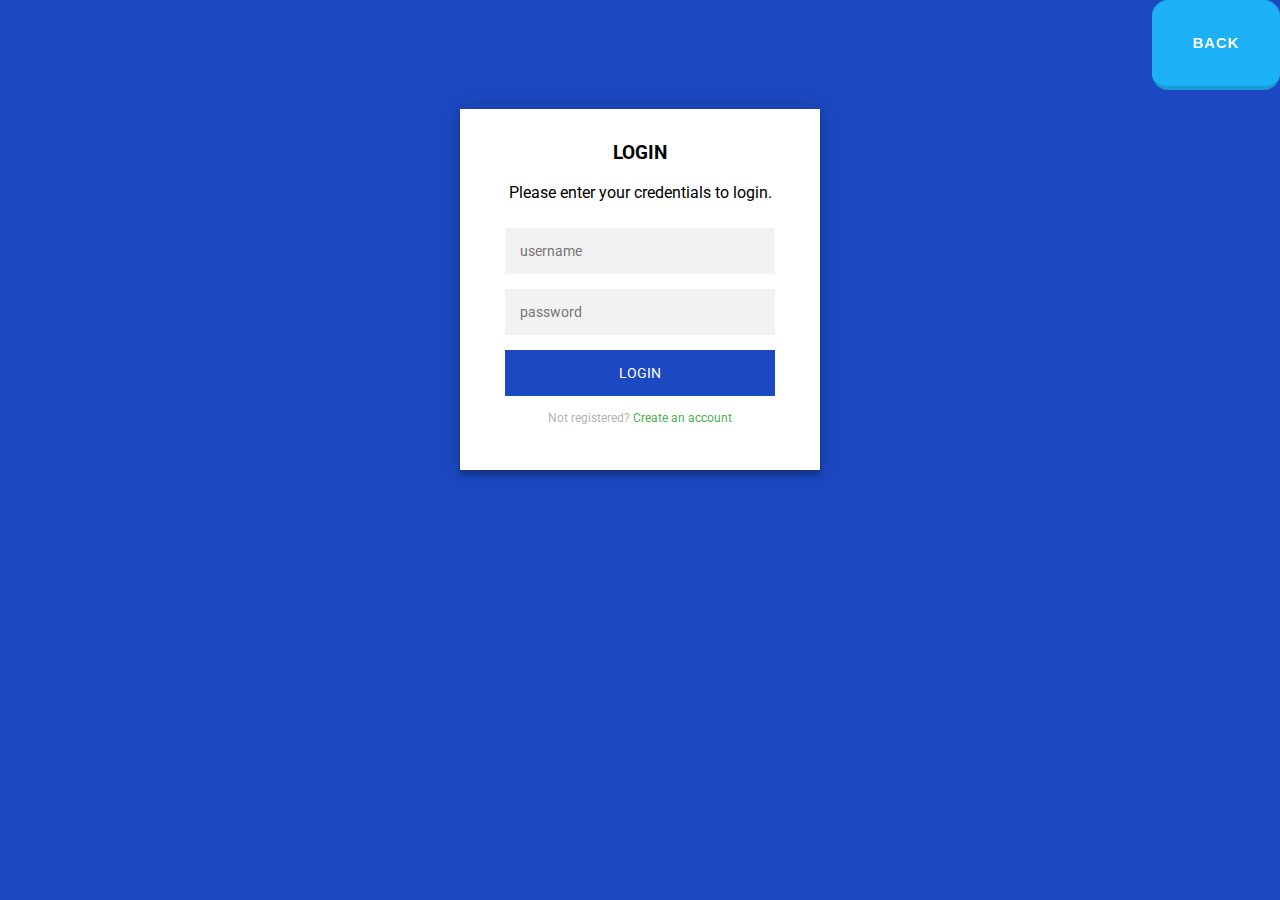
<file: login.html>
<!DOCTYPE html>
<html>
<head>
<link rel="stylesheet" href="login-style.css">
<title> CSS Login Screen Tutorial </title>
</head>
<body>
  <body>
    <div class="login-page">
      <div class="form">
        <div class="login">
          <div class="login-header">
            <h3>LOGIN</h3>
            <p>Please enter your credentials to login.</p>
          </div>
        </div>
        <form class="login-form">
          <input type="text" placeholder="username"/>
          <input type="password" placeholder="password"/>
          <button>login</button>
          <p class="message">Not registered? <a href="/signUp.html">Create an account</a></p>
        </form>
      </div>
    </div>
    <div>
        <a href="/index.html">
        <button class="button-19">back</button>
    </a>
    </div>
</body>
</body>
</html>
</file>
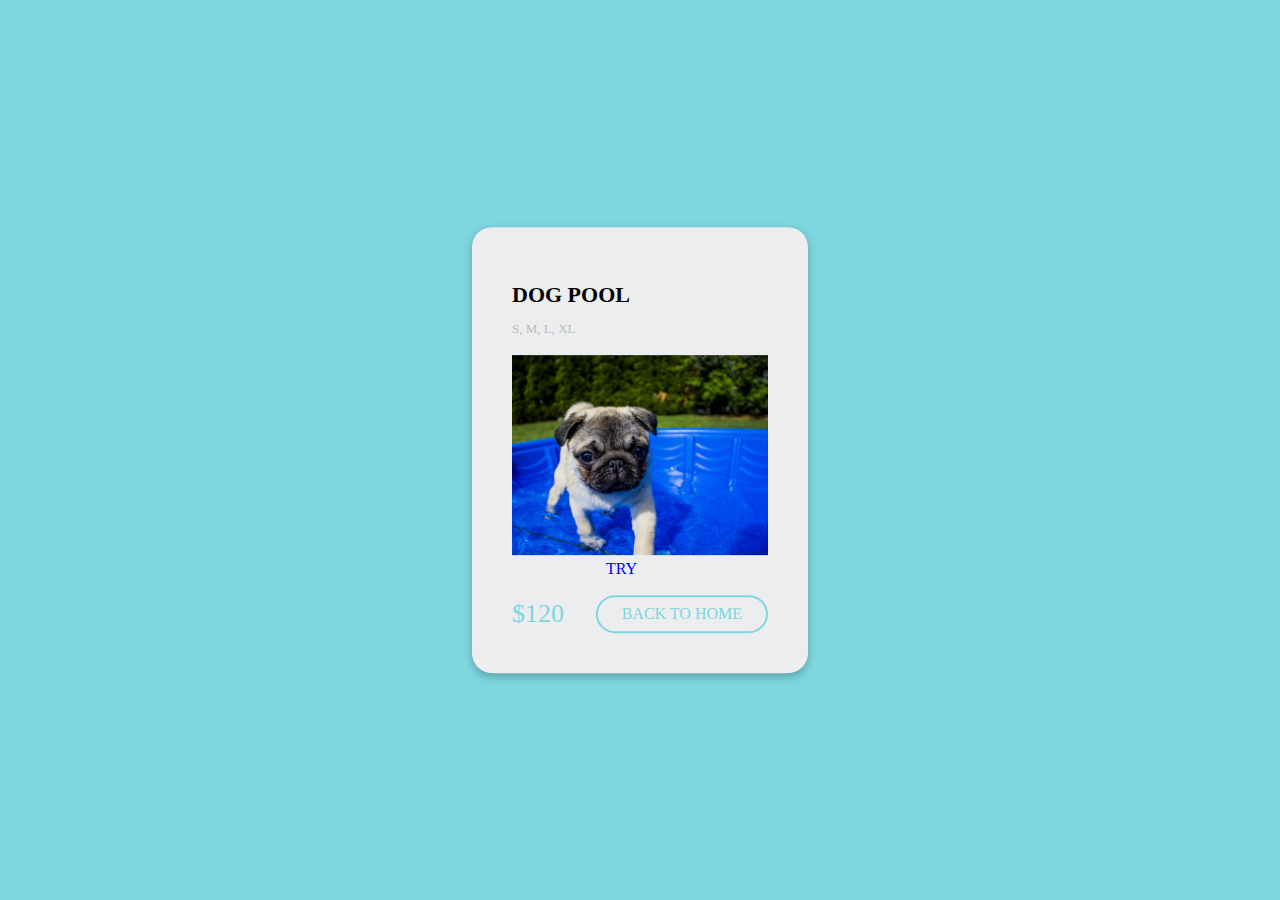
<file: product-page1.html>
<!DOCTYPE html>
<html lang="en" dir="ltr">
  <head>
    <meta name="viewport" content="width=device-width, initial-scale=1.0"> 
    <meta charset="utf-8" />
    <title>Product Page</title>
    <link rel="stylesheet" href="product-style1.css" />
    <script
      src="https://cdnjs.cloudflare.com/ajax/libs/jquery/3.4.1/jquery.min.js"
      charset="utf-8"
    ></script>
  </head>
  <body>
    <div class="product-card">
      <h1>Dog pool</h1>
      <p>S, M, L, XL</p>
      <div class="product-colors">
        <span id="change-text">Try</span>
        <div class="product-pic"></div>
        <div class="second-img"></div>
      </div>
      <div class="product-info">
        <div class="product-price">$120</div>
        <a href="/index.html" class="product-button">Back to home</a>
      </div>
    </div>
  </body>
</html>
</file>
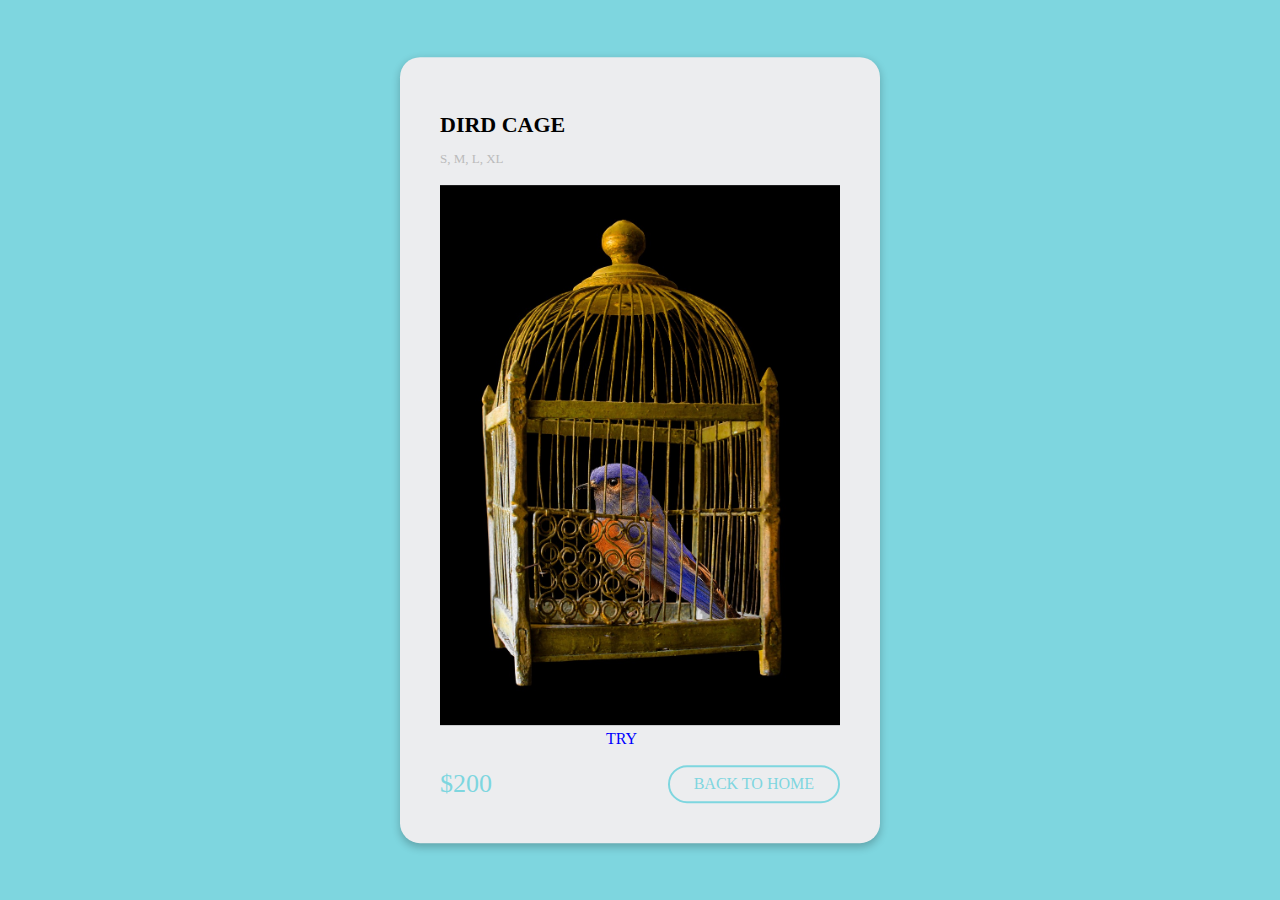
<file: product-page2.html>
<!DOCTYPE html>
<html lang="en" dir="ltr">
  <head>
    <meta charset="utf-8">
    <meta name="viewport" content="width=device-width, initial-scale=1.0"> 
    <title>Product Page</title>
    <link rel="stylesheet" href="product-style2.css">
    <script src="https://cdnjs.cloudflare.com/ajax/libs/jquery/3.4.1/jquery.min.js" charset="utf-8"></script>
  </head>
  <body>
    <div class="product-card">
      <h1>Dird cage</h1>
      <p>S, M, L, XL</p>
      <div class="product-colors">
        <span id="change-text">Try</span>
        <div class="product-pic"></div>
        <div class="second-img">

        </div>
      </div>
      <div class="product-info">
        <div class="product-price">$200</div>
        <a href="/index.html" class="product-button">Back to home</a>
      </div>
    </div>
 
   
  </body>
</html>
</file>
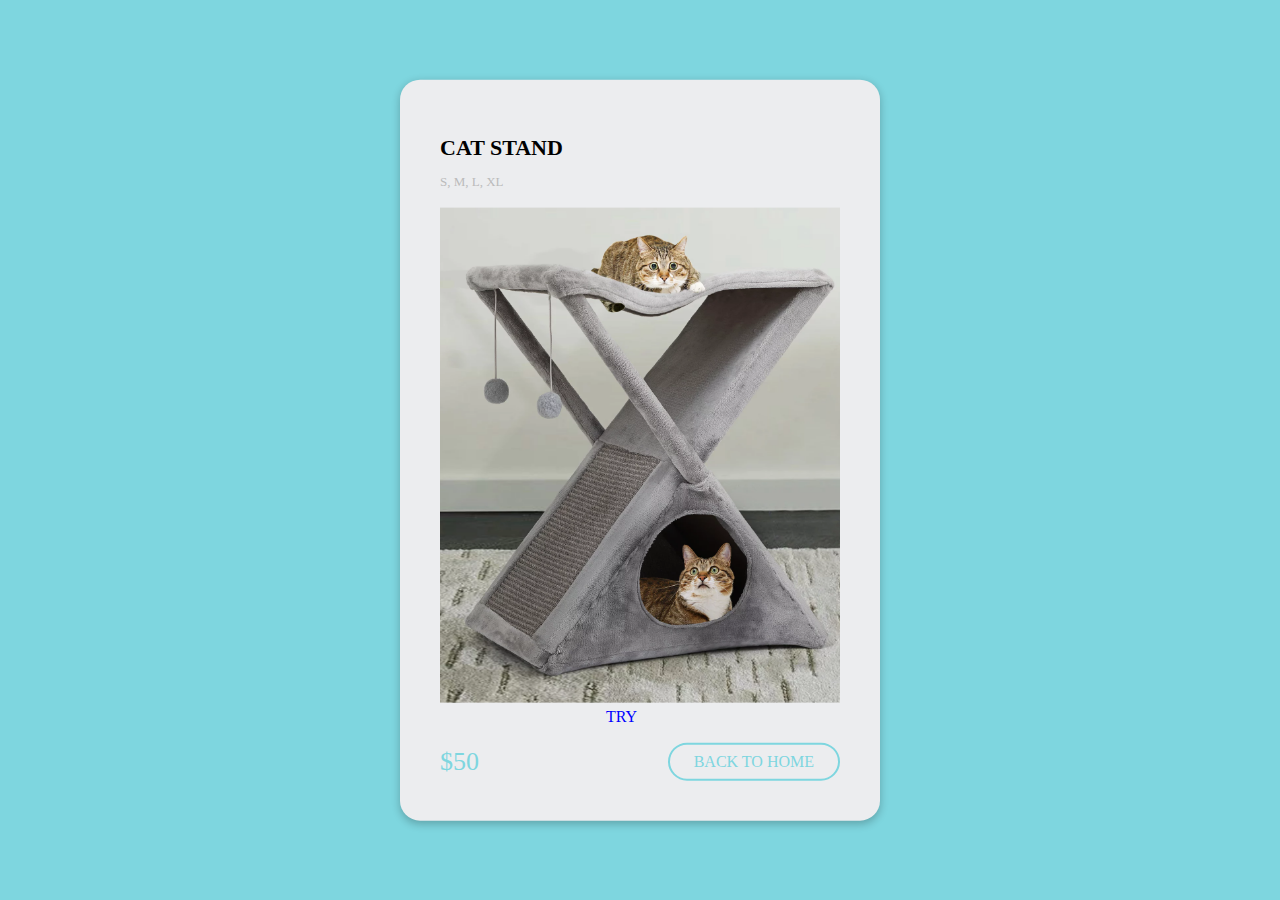
<file: product-page3.html>
<!DOCTYPE html>
<html lang="en" dir="ltr">
  <head>
    <meta charset="utf-8">
    <meta name="viewport" content="width=device-width, initial-scale=1.0"> 
    <title>Product Page</title>
    <link rel="stylesheet" href="product-style3.css">
    <script src="https://cdnjs.cloudflare.com/ajax/libs/jquery/3.4.1/jquery.min.js" charset="utf-8"></script>
  </head>
  <body>
    <div class="product-card">
      <h1>Cat stand</h1>
      <p>S, M, L, XL</p>
      <div class="product-colors">
        <span id="change-text">Try</span>
        <div class="product-pic"></div>
        <div class="second-img">

        </div>
      </div>
      <div class="product-info">
        <div class="product-price">$50</div>
        <a href="/index.html" class="product-button">Back to home</a>
      </div>
    </div>
 
   
  </body>
</html>
</file>
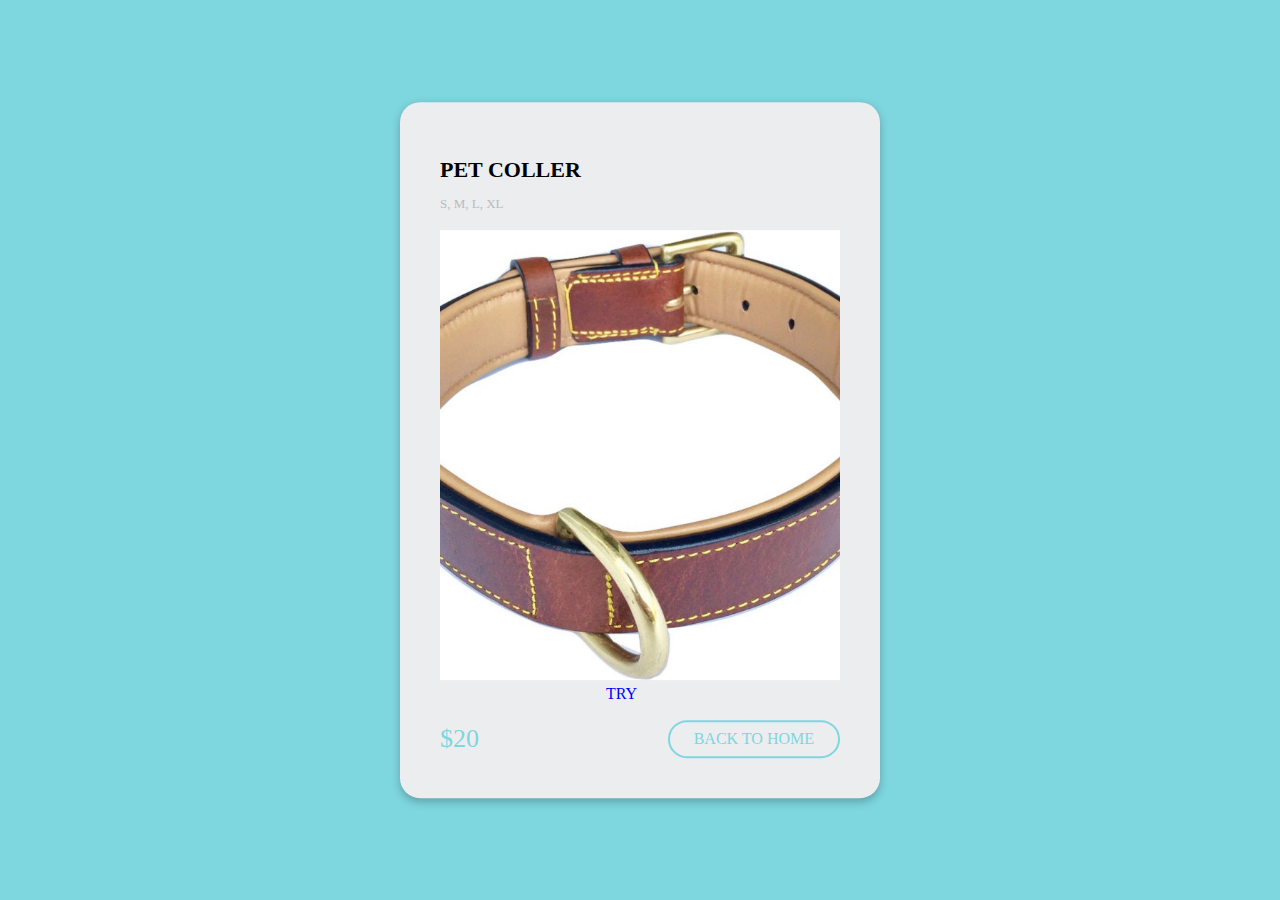
<file: product-page4.html>
<!DOCTYPE html>
<html lang="en" dir="ltr">
  <head>
    <meta charset="utf-8">
    <meta name="viewport" content="width=device-width, initial-scale=1.0"> 
    <title>Product Page</title>
    <link rel="stylesheet" href="product-style4.css">
    <script src="https://cdnjs.cloudflare.com/ajax/libs/jquery/3.4.1/jquery.min.js" charset="utf-8"></script>
  </head>
  <body>
    <div class="product-card">
      <h1>Pet coller</h1>
      <p>S, M, L, XL</p>
      <div class="product-colors">
        <span id="change-text">Try</span>
        <div class="product-pic"></div>
        <div class="second-img">

        </div>
      </div>
      <div class="product-info">
        <div class="product-price">$20</div>
        <a href="/index.html" class="product-button">Back to home</a>
      </div>
    </div>
 
   
  </body>
</html>
</file>
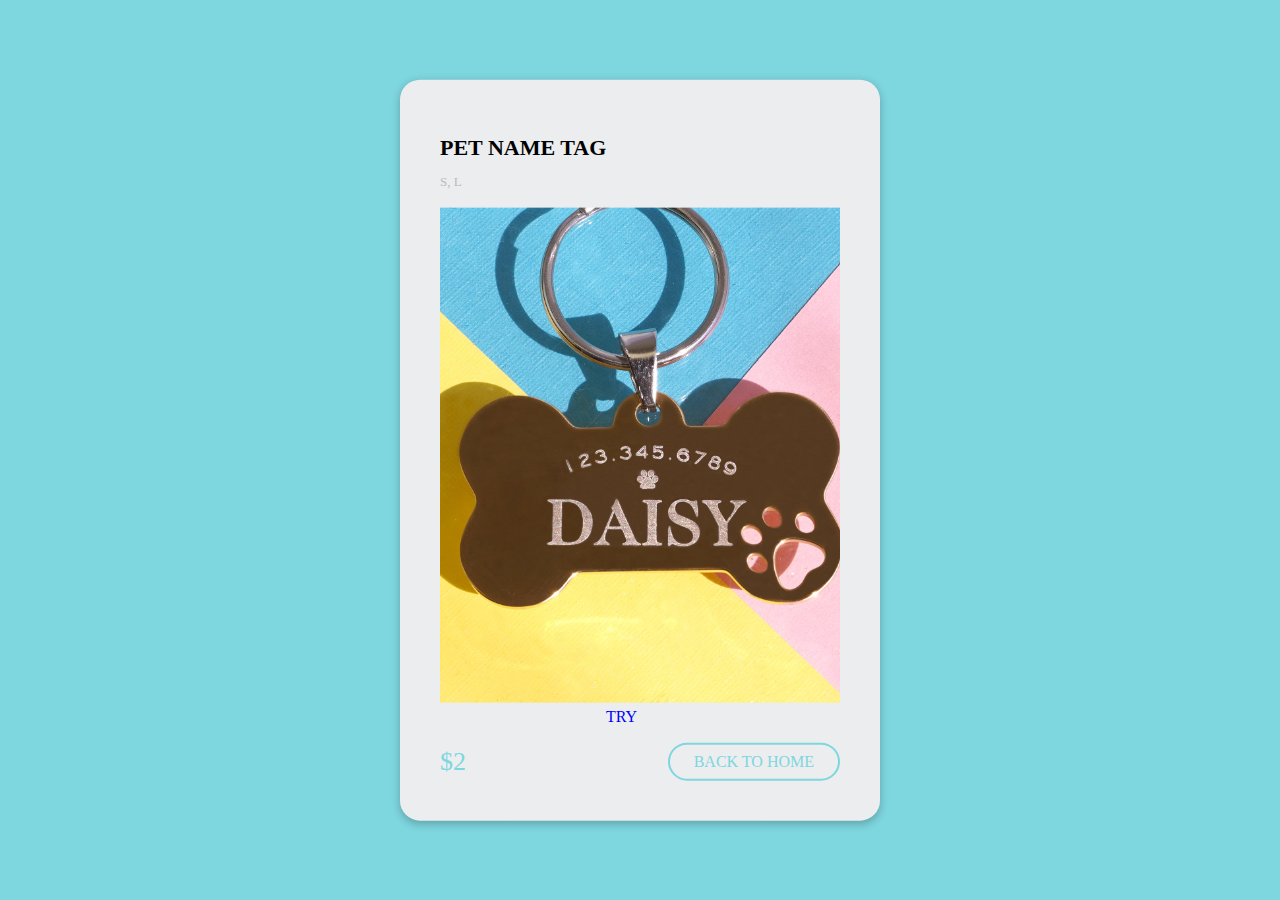
<file: product-page5.html>
<!DOCTYPE html>
<html lang="en" dir="ltr">
  <head>
    <meta charset="utf-8">
    <meta name="viewport" content="width=device-width, initial-scale=1.0"> 
    <title>Product Page</title>
    <link rel="stylesheet" href="product-style5.css">
    <script src="https://cdnjs.cloudflare.com/ajax/libs/jquery/3.4.1/jquery.min.js" charset="utf-8"></script>
  </head>
  <body>
    <div class="product-card">
      <h1>Pet name tag</h1>
      <p>S, L</p>
      <div class="product-colors">
        <span id="change-text">Try</span>
        <div class="product-pic"></div>
        <div class="second-img">

        </div>
      </div>
      <div class="product-info">
        <div class="product-price">$2</div>
        <a href="/index.html" class="product-button">Back to home</a>
      </div>
    </div>
 
   
  </body>
</html>
</file>
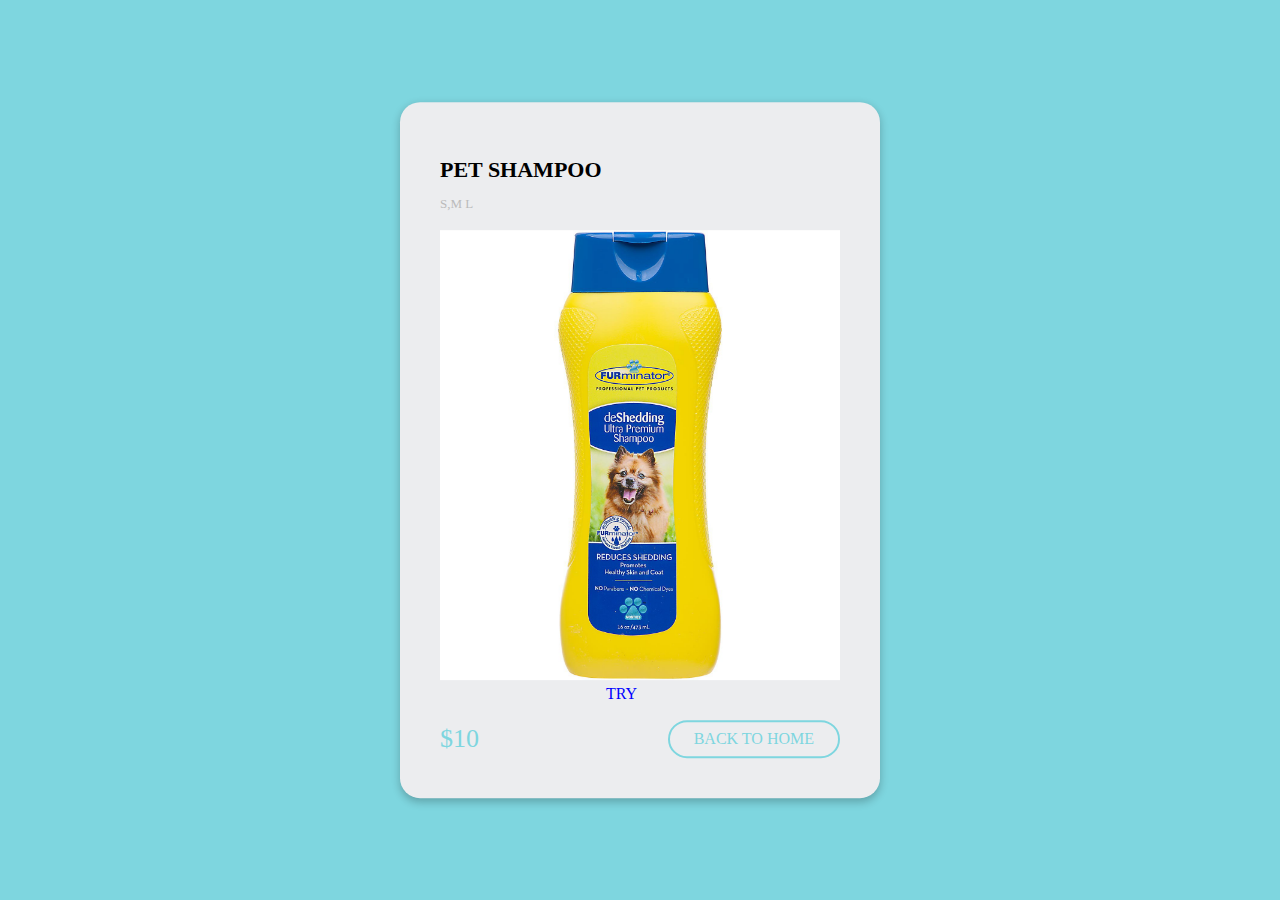
<file: product-page6.html>
<!DOCTYPE html>
<html lang="en" dir="ltr">
  <head>
    <meta charset="utf-8">
    <meta name="viewport" content="width=device-width, initial-scale=1.0"> 
    <title>Product Page</title>
    <link rel="stylesheet" href="product-style6.css">
    <script src="https://cdnjs.cloudflare.com/ajax/libs/jquery/3.4.1/jquery.min.js" charset="utf-8"></script>
  </head>
  <body>
    <div class="product-card">
      <h1>Pet shampoo</h1>
      <p>S,M L </p>
      <div class="product-colors">
        <span id="change-text">Try</span>
        <div class="product-pic"></div>
        <div class="second-img">

        </div>
      </div>
      <div class="product-info">
        <div class="product-price">$10</div>
        <a href="/index.html" class="product-button">Back to home</a>
      </div>
    </div>
 
   
  </body>
</html>
</file>
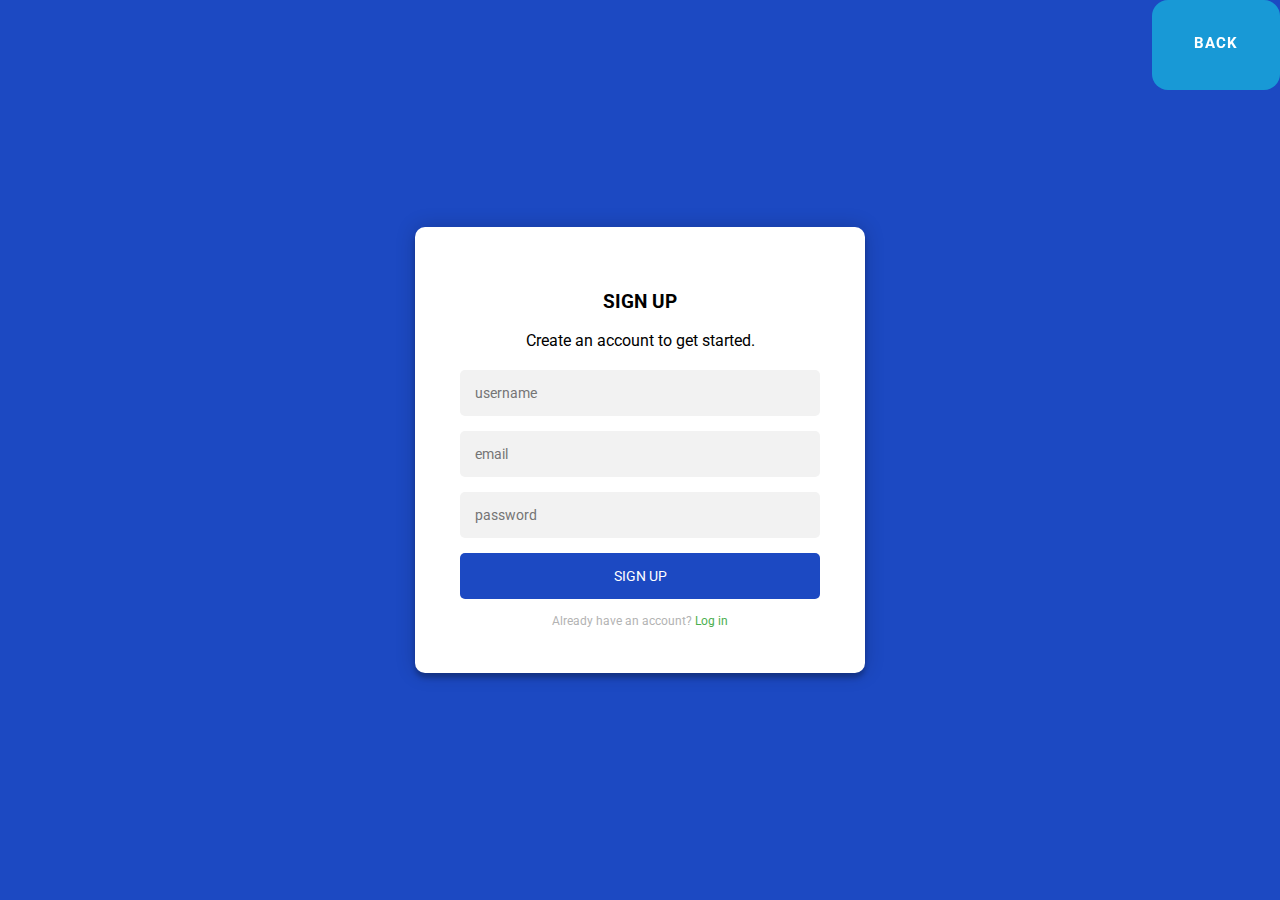
<file: signUp.html>
<!DOCTYPE html>
<html>
<head>
    <link rel="stylesheet" href="signUp.css">
    <title>CSS Sign Up Screen</title>
</head>
<body>
    <div class="signup-page">
        <div class="form">
            <div class="signup">
                <div class="signup-header">
                    <h3>SIGN UP</h3>
                    <p>Create an account to get started.</p>
                </div>
            </div>
            <form class="signup-form">
                <input type="text" placeholder="username"/>
                <input type="email" placeholder="email"/>
                <input type="password" placeholder="password"/>
                <button>sign up</button>
                <p class="message">Already have an account? <a href="/login.html">Log in</a></p>
            </form>
        </div>
    </div>
    <div>
        <a href="/index.html">
            <button class="button-19">back</button>
        </a>
    </div>
</body>
</html>
</file>
<file: login-style.css>
@import url(https://fonts.googleapis.com/css?family=Roboto:300);
header .header{
  background-color: #fff;
  height: 45px;
}
header a img{
  width: 134px;
margin-top: 4px;
}
.login-page {
  width: 360px;
  padding: 8% 0 0;
  margin: auto;
}
.login-page .form .login{
  margin-top: -31px;
margin-bottom: 26px;
}
.form {
  position: relative;
  z-index: 1;
  background: #FFFFFF;
  max-width: 360px;
  margin: 0 auto 100px;
  padding: 45px;
  text-align: center;
  box-shadow: 0 0 20px 0 rgba(0, 0, 0, 0.2), 0 5px 5px 0 rgba(0, 0, 0, 0.24);
}
.form input {
  font-family: "Roboto", sans-serif;
  outline: 0;
  background: #f2f2f2;
  width: 100%;
  border: 0;
  margin: 0 0 15px;
  padding: 15px;
  box-sizing: border-box;
  font-size: 14px;
}
.form button {
  font-family: "Roboto", sans-serif;
  text-transform: uppercase;
  outline: 0;
  background-color: #1c49c2;
  width: 100%;
  border: 0;
  padding: 15px;
  color: #FFFFFF;
  font-size: 14px;
  -webkit-transition: all 0.3 ease;
  transition: all 0.3 ease;
  cursor: pointer;
}
.form .message {
  margin: 15px 0 0;
  color: #b3b3b3;
  font-size: 12px;
}
.form .message a {
  color: #4CAF50;
  text-decoration: none;
}

.container {
  position: relative;
  z-index: 1;
  max-width: 300px;
  margin: 0 auto;
}

body {
    background-color: #1c49c2;
  /* background-image: linear-gradient(45deg,#328f8a,#08ac4b); */
  font-family: "Roboto", sans-serif;
  -webkit-font-smoothing: antialiased;
  -moz-osx-font-smoothing: grayscale;
}
.button-19{
    position: fixed;
    top: 0;
    right: 0;
    width: 10vw;
    height: 10vh;
}



/* CSS */
.button-19 {
  appearance: button;
  background-color: #1899D6;
  border: solid transparent;
  border-radius: 16px;
  border-width: 0 0 4px;
  box-sizing: border-box;
  color: #FFFFFF;
  cursor: pointer;
  display: inline-block;
  font-family: din-round,sans-serif;
  font-size: 15px;
  font-weight: 700;
  letter-spacing: .8px;
  line-height: 20px;
  margin: 0;
  outline: none;
  overflow: visible;
  padding: 13px 16px;
  text-align: center;
  text-transform: uppercase;
  touch-action: manipulation;
  transform: translateZ(0);
  transition: filter .2s;
  user-select: none;
  -webkit-user-select: none;
  vertical-align: middle;
  white-space: nowrap;

}

.button-19:after {
  background-clip: padding-box;
  background-color: #1CB0F6;
  border: solid transparent;
  border-radius: 16px;
  border-width: 0 0 4px;
  bottom: -4px;
  content: "";
  left: 0;
  position: absolute;
  right: 0;
  top: 0;
  z-index: -1;
}

.button-19:main,
.button-19:focus {
  user-select: auto;
}

.button-19:hover:not(:disabled) {
  filter: brightness(1.1);
  -webkit-filter: brightness(1.1);
}

.button-19:disabled {
  cursor: auto;
}
</file>
<file: product-style1.css>
body {
  background: #7ed6df;
  transition: 0.6s linear;
}

.product-card {
  box-shadow: rgba(0, 0, 0, 0.24) 0px 3px 8px;
  width: 20vw;
  background: #ecedef;
  padding: 40px;
  position: absolute;
  left: 50%;
  top: 50%;
  transform: translate(-50%, -50%);
  text-transform: uppercase;
  border-radius: 20px;
}
.product-card h1 {
  font-size: 22px;
  margin-bottom: 4px;
}
.product-card p {
  font-size: 13px;
  color: #bbb;
}
.product-pic {
  background-image: url(assets/swimming.jpg);
  width: 100%;
  height: 200px;
  background-size: cover;
  background-position: center;
}
.product-colors {
  margin-bottom: 40px;
  margin-top: 2vh;
  display: flex;
  justify-content: center;
}

.product-colors span {
  width: 14px;
  height: 14px;
  margin: 0 10px;
  border-radius: 50%;
  cursor: pointer;
  position: relative;
}
.blue {
  background: #7ed6df;
}
.green {
  background: #badc58;
}
.yellow {
  background: #f9ca24;
}
.rose {
  background: #ff7979;
}

#change-text {
  margin-right: 5vw;
  color: blue;
  position: absolute;
  bottom: 11vh;
}


.product-info {
  display: flex;
  align-items: center;
}
.product-price {
  color: #7ed6df;
  font-size: 26px;
}
.product-button {
  margin-left: auto;
  color: #7ed6df;
  text-decoration: none;
  border: 2px solid;
  padding: 8px 24px;
  border-radius: 20px;
  transition: 0.4s linear;
}

/* .product-button:hover {
  transform: scale(1.06);
} */

/* .second-img {
  background-image: url(assets/pool-in.12748f90379694c2efa0da0ed3b65198-3949620228);
} */

#change-text:hover + .product-pic {
  background-image: url(assets/pool-in.12748f90379694c2efa0da0ed3b65198-3949620228);
}


@media only screen and (max-width: 450px) {
  #change-text {
    bottom: 10vh;
    left: 35vw;
  }
  .product-card{
   width: 60vw; 
  }

  
}
body, html { overflow-x:hidden; }
</file>
<file: product-style2.css>
body{
    background: #7ed6df;
    transition: 0.6s linear;
  }
   
  .product-card{
  box-shadow: rgba(0, 0, 0, 0.24) 0px 3px 8px;
    width: 400px;
    background: #ecedef;
    padding: 40px;
    position: absolute;
    left: 50%;
    top: 50%;
    transform: translate(-50%,-50%);
    text-transform: uppercase;
    border-radius: 20px;
  }
  .product-card h1{
    font-size: 22px;
    margin-bottom: 4px;
  }
  .product-card p{
    font-size: 13px;
    color: #bbb;
  }
  .product-pic{
    
    background-image: url(assets/cage-1226738_1280.jpg);
    width: 100%;
    height: 60vh;
    background-size: cover;
    background-position: center;
    /* transition: .6s linear; */
  }
  .product-colors{
    margin-bottom: 40px;
    margin-top: 2vh;
    display: flex;
    justify-content: center;
  }
   
  .product-colors span{
    width: 14px;
    height: 14px;
    margin: 0 10px;
    border-radius: 50%;
    cursor: pointer;
    position: relative;
  }
  .blue{
    background: #7ed6df;
  }
  .green{
    background: #badc58;
  }
  .yellow{
    background: #f9ca24;
  }
  .rose{
    background: #ff7979;
  }
 
   #change-text{
    margin-right: 5vw;
    color: blue;
    position: absolute;
    bottom: 11vh;
   }
  
  .product-info{
    display: flex;
    align-items: center;
  }
  .product-price{
    color: #7ed6df;
    font-size: 26px;
  }
  .product-button{
    margin-left: auto;
    color: #7ed6df;
    text-decoration: none;
    border: 2px solid;
    padding: 8px 24px;
    border-radius: 20px;
    transition: .4s linear;
  }
   
  .product-button:hover{
    transform: scale(1.06);
  }

  .second-img{
    background-image: url(assets/pool-in.12748f90379694c2efa0da0ed3b65198-3949620228);
  }
  
#change-text:hover + .product-pic{
/* opacity: 0; */
background-image: url(assets/bird-cage2);
}
@media only screen and (max-width: 450px) {
  #change-text {
    bottom: 10vh;
    left: 35vw;
  }
  .product-card{
    width: 60vw; 
   }
}
</file>
<file: product-style3.css>
body{
    background: #7ed6df;
    transition: 0.6s linear;
  }
   
  .product-card{
  box-shadow: rgba(0, 0, 0, 0.24) 0px 3px 8px;
    width: 400px;
    background: #ecedef;
    padding: 40px;
    position: absolute;
    left: 50%;
    top: 50%;
    transform: translate(-50%,-50%);
    text-transform: uppercase;
    border-radius: 20px;
  }
  .product-card h1{
    font-size: 22px;
    margin-bottom: 4px;
  }
  .product-card p{
    font-size: 13px;
    color: #bbb;
  }
  .product-pic{
    background-image: url(assets/cat-stage.webp);
    width: 100%;
    height: 55vh;
    background-size: cover;
    background-position: center;
    /* transition: .6s linear; */
  }
  .product-colors{
    margin-bottom: 40px;
    margin-top: 2vh;
    display: flex;
    justify-content: center;
  }
   
  .product-colors span{
    width: 14px;
    height: 14px;
    margin: 0 10px;
    border-radius: 50%;
    cursor: pointer;
    position: relative;
  }
  .blue{
    background: #7ed6df;
  }
  .green{
    background: #badc58;
  }
  .yellow{
    background: #f9ca24;
  }
  .rose{
    background: #ff7979;
  }
 
   #change-text{
    margin-right: 5vw;
    color: blue;
    position: absolute;
    bottom: 11vh;
   }
  
  .product-info{
    display: flex;
    align-items: center;
  }
  .product-price{
    color: #7ed6df;
    font-size: 26px;
  }
  .product-button{
    margin-left: auto;
    color: #7ed6df;
    text-decoration: none;
    border: 2px solid;
    padding: 8px 24px;
    border-radius: 20px;
    transition: .4s linear;
  }
   
  .product-button:hover{
    transform: scale(1.06);
  }

  .second-img{
    background-image: url(assets/pool-in.12748f90379694c2efa0da0ed3b65198-3949620228);
  }
  
#change-text:hover + .product-pic{
/* opacity: 0; */
background-image: url(assets/cat-stand2.webp);
}
@media only screen and (max-width: 450px) {
  #change-text {
    bottom: 10vh;
    left: 35vw;
  }
  .product-card{
    width: 60vw; 
   }
}
</file>
<file: product-style4.css>
body{
    background: #7ed6df;
    transition: 0.6s linear;
  }
   
  .product-card{
  box-shadow: rgba(0, 0, 0, 0.24) 0px 3px 8px;
    width: 400px;
    background: #ecedef;
    padding: 40px;
    position: absolute;
    left: 50%;
    top: 50%;
    transform: translate(-50%,-50%);
    text-transform: uppercase;
    border-radius: 20px;
  }
  .product-card h1{
    font-size: 22px;
    margin-bottom: 4px;
  }
  .product-card p{
    font-size: 13px;
    color: #bbb;
  }
  .product-pic{
    background-image: url(assets/dog-coller.webp);
    width: 100vw;
    height: 50vh;
    background-size: cover;
    background-position: center;
    /* transition: .6s linear; */
  }
  .product-colors{
    margin-bottom: 40px;
    margin-top: 2vh;
    display: flex;
    justify-content: center;
  }
   
  .product-colors span{
    width: 14px;
    height: 14px;
    margin: 0 10px;
    border-radius: 50%;
    cursor: pointer;
    position: relative;
  }
  .blue{
    background: #7ed6df;
  }
  .green{
    background: #badc58;
  }
  .yellow{
    background: #f9ca24;
  }
  .rose{
    background: #ff7979;
  }
 
   #change-text{
    margin-right: 5vw;
    color: blue;
    position: absolute;
    bottom: 11vh;
   }
  
  .product-info{
    display: flex;
    align-items: center;
  }
  .product-price{
    color: #7ed6df;
    font-size: 26px;
  }
  .product-button{
    margin-left: auto;
    color: #7ed6df;
    text-decoration: none;
    border: 2px solid;
    padding: 8px 24px;
    border-radius: 20px;
    transition: .4s linear;
  }
   
  .product-button:hover{
    transform: scale(1.06);
  }

  .second-img{
    background-image: url(assets/pool-in.12748f90379694c2efa0da0ed3b65198-3949620228);
  }
  
#change-text:hover + .product-pic{
/* opacity: 0; */
background-image: url(assets/max.jpg);
}
@media only screen and (max-width: 450px) {
  #change-text {
    bottom: 10vh;
    left: 35vw;
  }
  .product-card{
    width: 60vw; 
   }
   .product-pic{
    height: 20vh;
   }
}
</file>
<file: product-style5.css>
body{
    background: #7ed6df;
    transition: 0.6s linear;
  }
   
  .product-card{
  box-shadow: rgba(0, 0, 0, 0.24) 0px 3px 8px;
    width: 400px;
    background: #ecedef;
    padding: 40px;
    position: absolute;
    left: 50%;
    top: 50%;
    transform: translate(-50%,-50%);
    text-transform: uppercase;
    border-radius: 20px;
  }
  .product-card h1{
    font-size: 22px;
    margin-bottom: 4px;
  }
  .product-card p{
    font-size: 13px;
    color: #bbb;
  }
  .product-pic{
    background-image: url(assets/pet-tag.avif);
    width: 100%;
    height: 55vh;
    background-size: cover;
    background-position: center;
    /* transition: .6s linear; */
  }
  .product-colors{
    margin-bottom: 40px;
    margin-top: 2vh;
    display: flex;
    justify-content: center;
  }
   
  .product-colors span{
    width: 14px;
    height: 14px;
    margin: 0 10px;
    border-radius: 50%;
    cursor: pointer;
    position: relative;
  }
  .blue{
    background: #7ed6df;
  }
  .green{
    background: #badc58;
  }
  .yellow{
    background: #f9ca24;
  }
  .rose{
    background: #ff7979;
  }
 
   #change-text{
    margin-right: 5vw;
    color: blue;
    position: absolute;
    bottom: 11vh;
   }
  
  .product-info{
    display: flex;
    align-items: center;
  }
  .product-price{
    color: #7ed6df;
    font-size: 26px;
  }
  .product-button{
    margin-left: auto;
    color: #7ed6df;
    text-decoration: none;
    border: 2px solid;
    padding: 8px 24px;
    border-radius: 20px;
    transition: .4s linear;
  }
   
  .product-button:hover{
    transform: scale(1.06);
  }

  .second-img{
    background-image: url(assets/pool-in.12748f90379694c2efa0da0ed3b65198-3949620228);
  }
  
#change-text:hover + .product-pic{
/* opacity: 0; */
background-image: url(assets/dog2.jpg);
}
@media only screen and (max-width: 450px) {
  #change-text {
    bottom: 10vh;
    left: 35vw;
  }
  .product-card{
    width: 60vw; 
   }
}
</file>
<file: product-style6.css>
body{
    background: #7ed6df;
    transition: 0.6s linear;
  }
   
  .product-card{
  box-shadow: rgba(0, 0, 0, 0.24) 0px 3px 8px;
    width: 400px;
    background: #ecedef;
    padding: 40px;
    position: absolute;
    left: 50%;
    top: 50%;
    transform: translate(-50%,-50%);
    text-transform: uppercase;
    border-radius: 20px;
  }
  .product-card h1{
    font-size: 22px;
    margin-bottom: 4px;
  }
  .product-card p{
    font-size: 13px;
    color: #bbb;
  }
  .product-pic{
    background-image: url(assets/pet-shampoo.jpg);
    width: 100%;
    height: 50vh;
    background-size: cover;
    background-position: center;
    /* transition: .6s linear; */
  }
  .product-colors{
    margin-bottom: 40px;
    margin-top: 2vh;
    display: flex;
    justify-content: center;
  }
   
  .product-colors span{
    width: 14px;
    height: 14px;
    margin: 0 10px;
    border-radius: 50%;
    cursor: pointer;
    position: relative;
  }
  .blue{
    background: #7ed6df;
  }
  .green{
    background: #badc58;
  }
  .yellow{
    background: #f9ca24;
  }
  .rose{
    background: #ff7979;
  }
 
   #change-text{
    margin-right: 5vw;
    color: blue;
    position: absolute;
    bottom: 11vh;
   }
  
  .product-info{
    display: flex;
    align-items: center;
  }
  .product-price{
    color: #7ed6df;
    font-size: 26px;
  }
  .product-button{
    margin-left: auto;
    color: #7ed6df;
    text-decoration: none;
    border: 2px solid;
    padding: 8px 24px;
    border-radius: 20px;
    transition: .4s linear;
  }
   
  .product-button:hover{
    transform: scale(1.06);
  }

  .second-img{
    background-image: url(assets/pool-in.12748f90379694c2efa0da0ed3b65198-3949620228);
  }
  
#change-text:hover + .product-pic{
/* opacity: 0; */
background-image: url(assets/shower.jpg);
}
@media only screen and (max-width: 450px) {
  #change-text {
  bottom: 10vh;
  left: 35vw;
  }
  .product-card{
    width: 60vw; 
   }
}
</file>
<file: signUp.css>
@import url(https://fonts.googleapis.com/css?family=Roboto:300);

body {
    background-color: #1c49c2;
    font-family: "Roboto", sans-serif;
    -webkit-font-smoothing: antialiased;
    -moz-osx-font-smoothing: grayscale;
    margin: 0;
}

.signup-page {
    display: flex;
    justify-content: center;
    align-items: center;
    height: 100vh;
}

.form {
    position: relative;
    z-index: 1;
    background: #FFFFFF;
    max-width: 360px;
    margin: 0 auto;
    padding: 45px;
    text-align: center;
    box-shadow: 0 0 20px 0 rgba(0, 0, 0, 0.2), 0 5px 5px 0 rgba(0, 0, 0, 0.24);
    border-radius: 10px;
}

.signup-header {
    text-align: center;
    margin-bottom: 20px;
}

.signup-form input {
    font-family: "Roboto", sans-serif;
    outline: 0;
    background: #f2f2f2;
    width: 100%;
    border: 0;
    margin: 0 0 15px;
    padding: 15px;
    box-sizing: border-box;
    font-size: 14px;
    border-radius: 5px;
}

.signup-form button {
    font-family: "Roboto", sans-serif;
    text-transform: uppercase;
    outline: 0;
    background-color: #1c49c2;
    width: 100%;
    border: 0;
    padding: 15px;
    color: #FFFFFF;
    font-size: 14px;
    cursor: pointer;
    border-radius: 5px;
    transition: background-color 0.3s ease;
}

.signup-form button:hover {
    background-color: #1541a9;
}

.message {
    margin: 15px 0 0;
    color: #b3b3b3;
    font-size: 12px;
}

.message a {
    color: #4CAF50;
    text-decoration: none;
}

.button-19 {
    appearance: button;
    background-color: #1899D6;
    border: solid transparent;
    border-radius: 16px;
    border-width: 0 0 4px;
    box-sizing: border-box;
    color: #FFFFFF;
    cursor: pointer;
    display: inline-block;
    font-family: "Roboto", sans-serif;
    font-size: 15px;
    font-weight: 700;
    letter-spacing: .8px;
    line-height: 20px;
    margin: 0;
    outline: none;
    overflow: visible;
    padding: 13px 16px;
    text-align: center;
    text-transform: uppercase;
    touch-action: manipulation;
    transform: translateZ(0);
    transition: filter .2s;
    user-select: none;
    -webkit-user-select: none;
    vertical-align: middle;
    white-space: nowrap;
    position: fixed;
    top: 0;
    right: 0;
    width: 10vw;
    height: 10vh;
}
</file>
